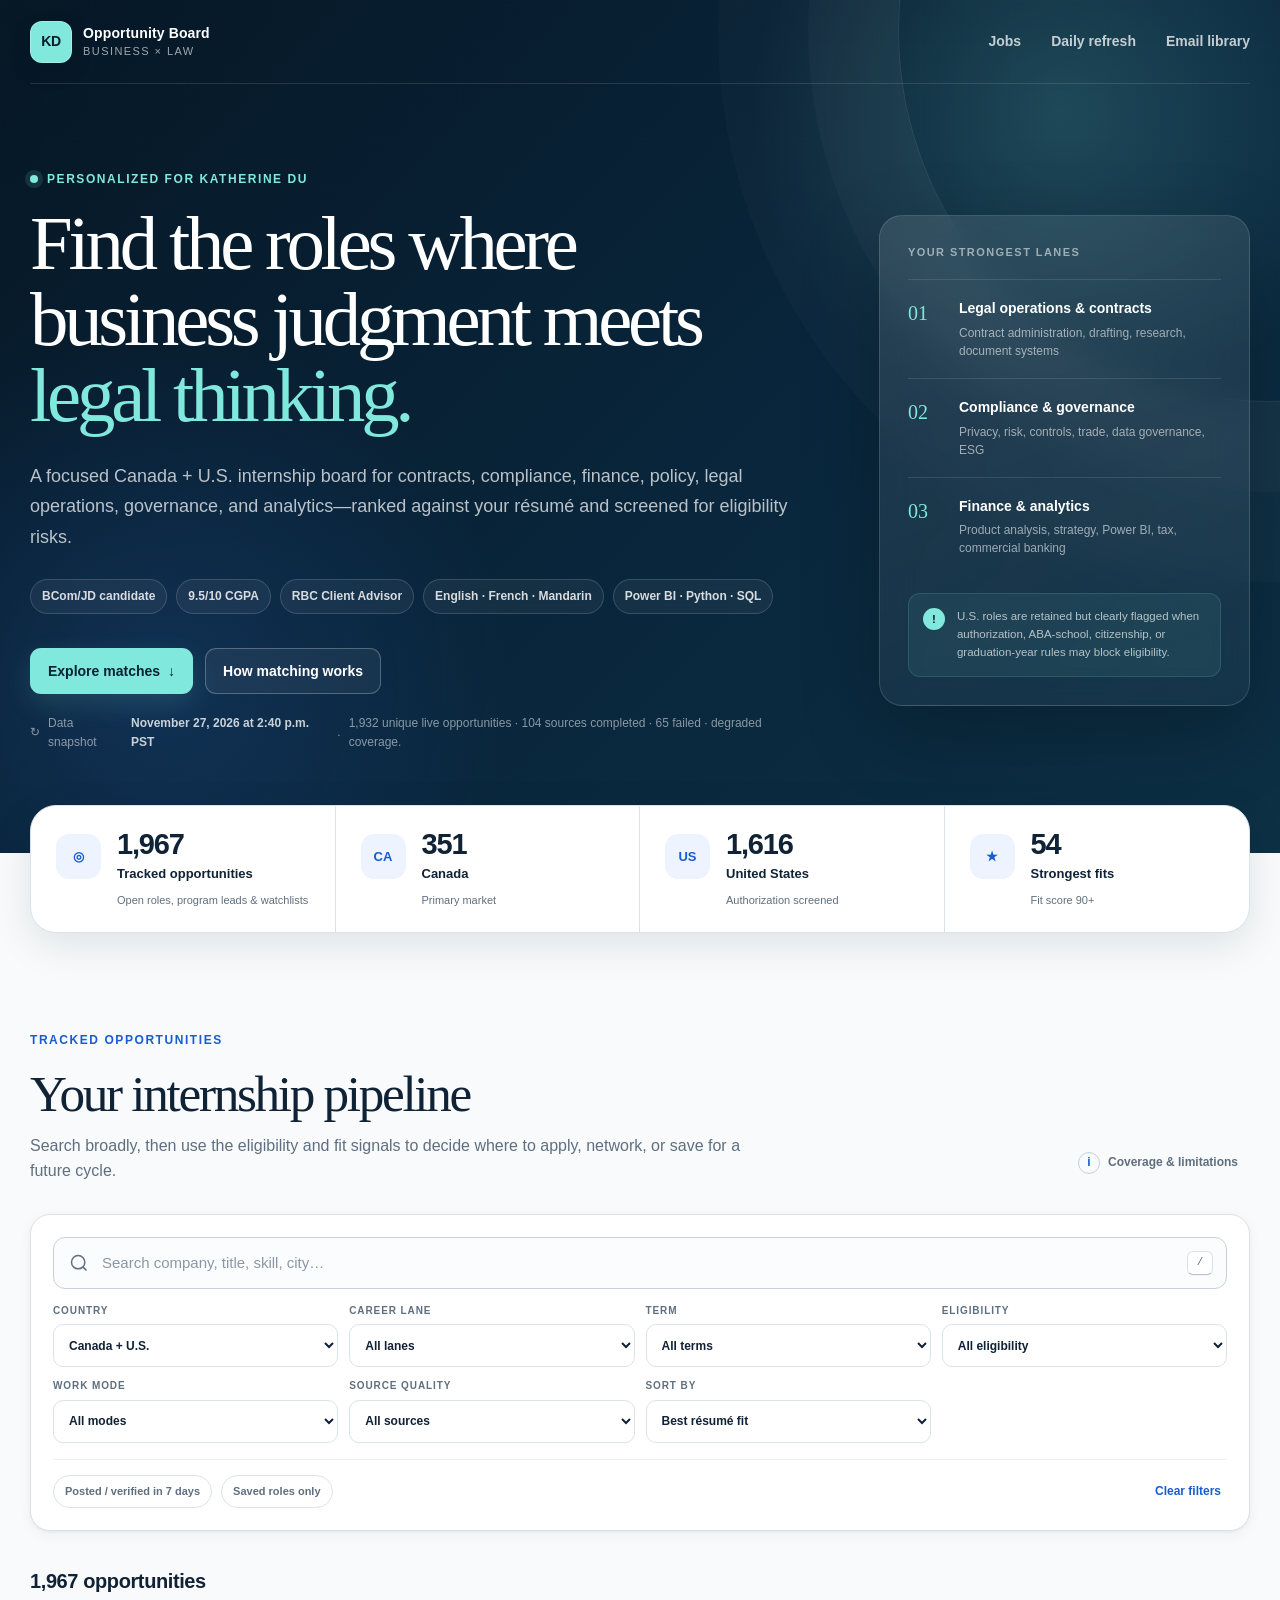
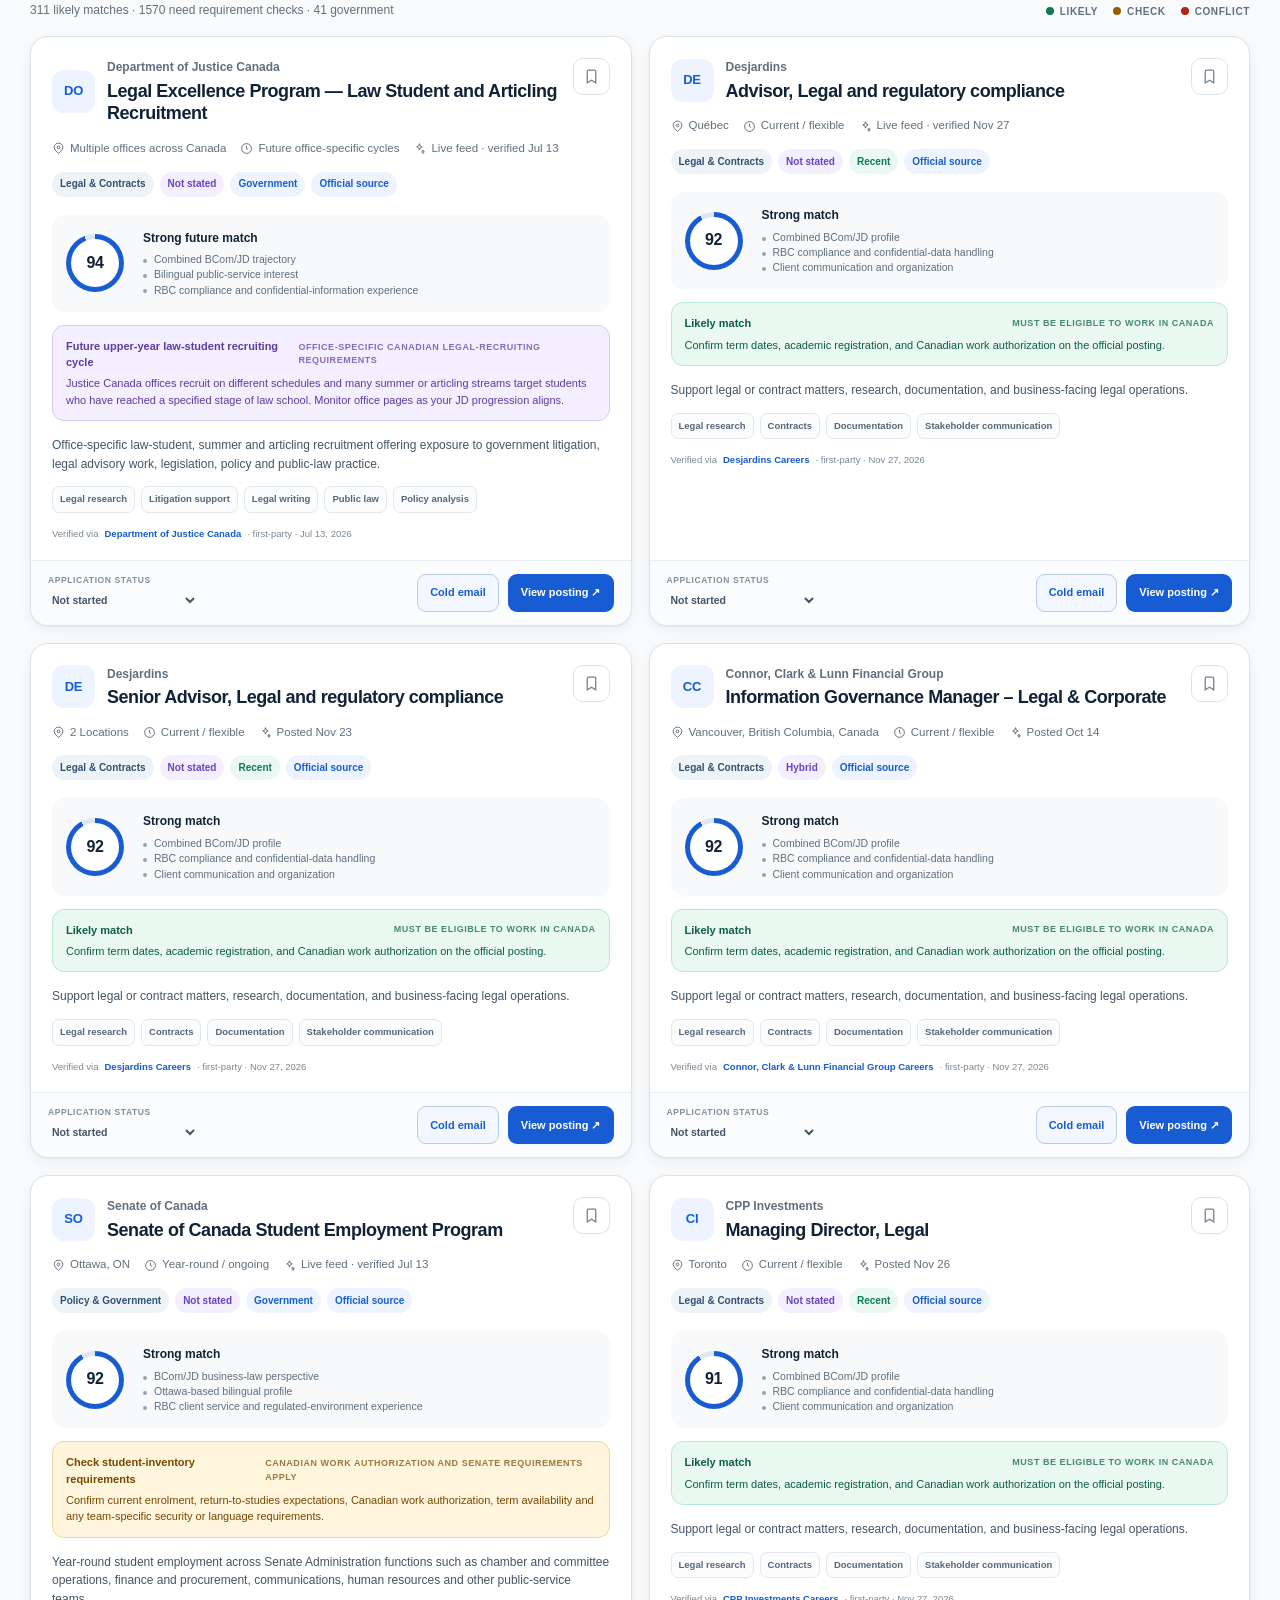
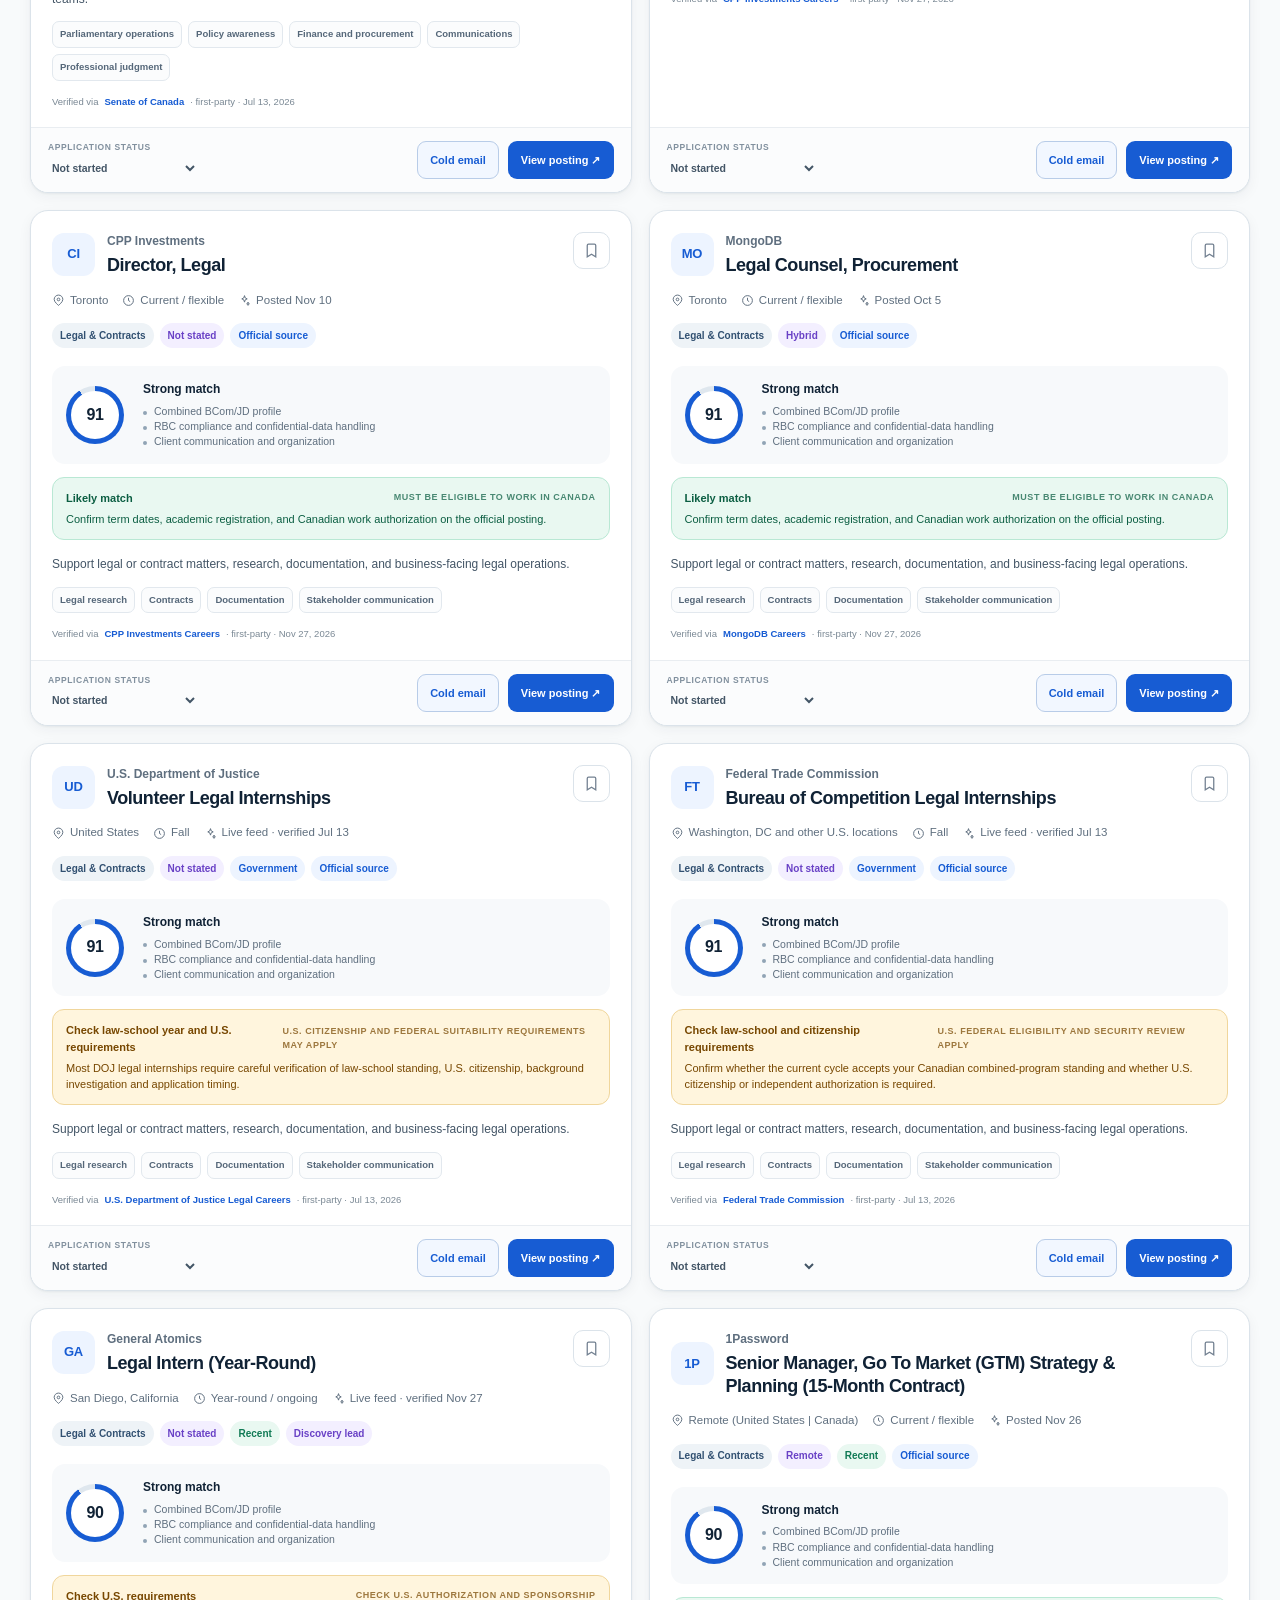
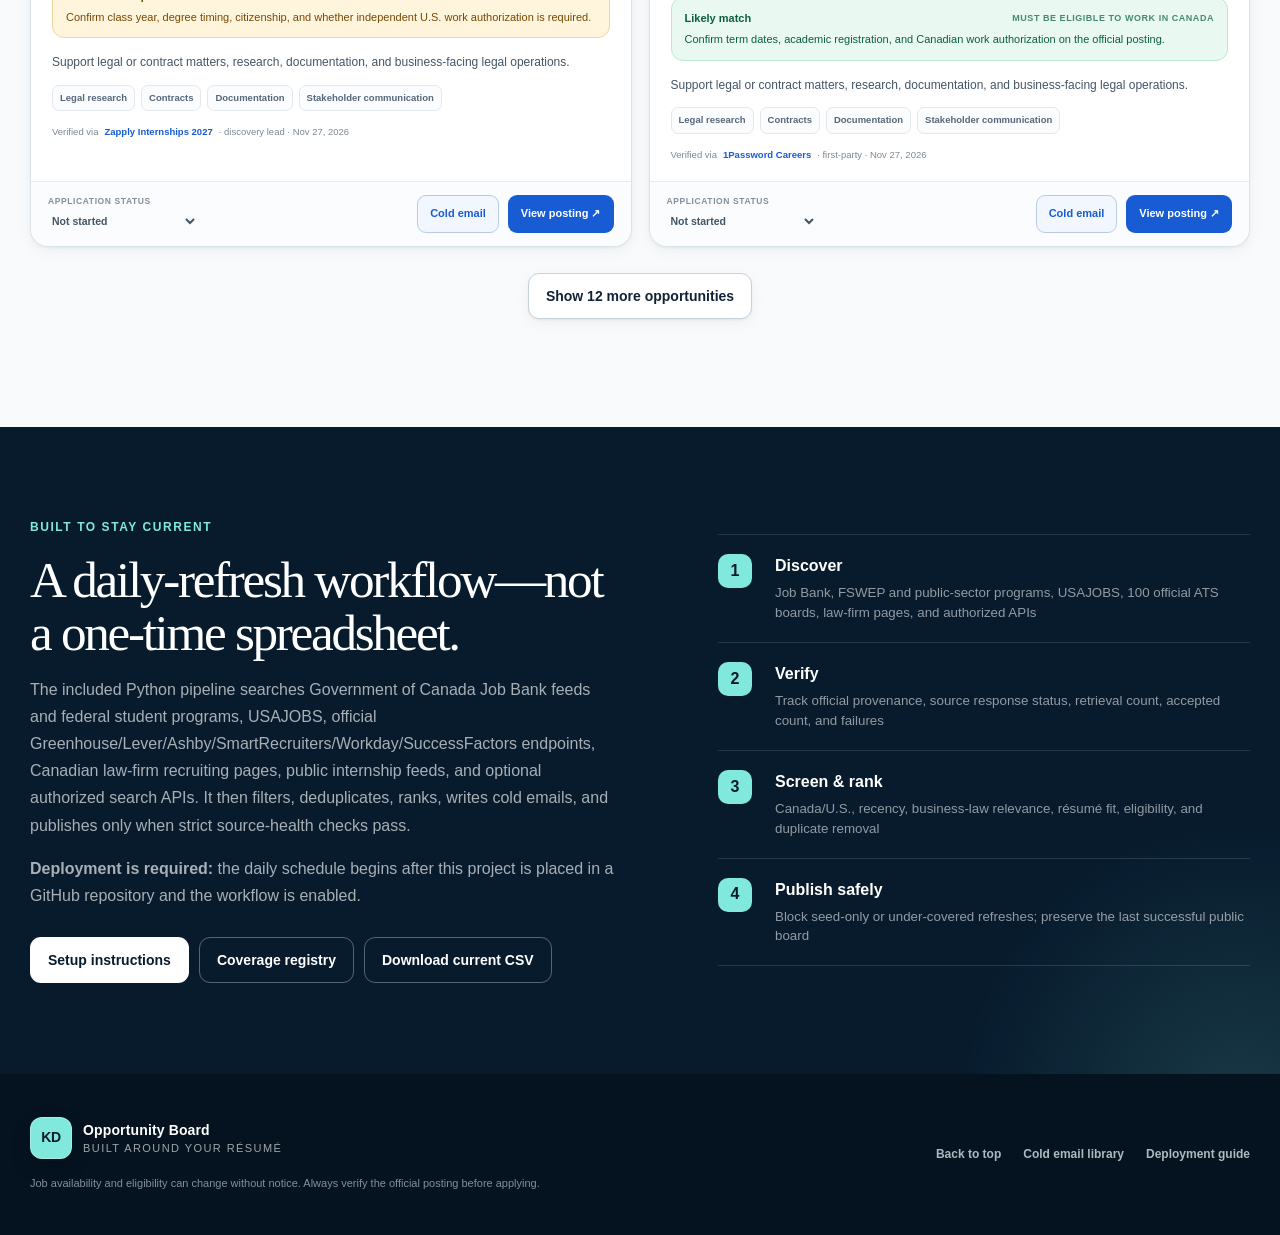
<file: index.html>
<!doctype html>
<html lang="en">
<head>
  <meta charset="utf-8">
  <meta name="viewport" content="width=device-width, initial-scale=1">
  <meta name="description" content="A personalized Canada and United States internship board for Katherine Du, focused on business, law, compliance, finance, policy, contracts, and analytics.">
  <meta name="theme-color" content="#0b1f33">
  <title>Katherine Du · Business + Law Internship Board</title>
  <link rel="stylesheet" href="styles.css">
</head>
<body>
  <a class="skip-link" href="#jobResults">Skip to job results</a>

  <header class="hero" id="top">
    <nav class="nav-shell" aria-label="Primary navigation">
      <a class="brand" href="#top" aria-label="Katherine Du internship board home">
        <span class="brand-mark" aria-hidden="true">KD</span>
        <span>
          <strong>Opportunity Board</strong>
          <small>Business × Law</small>
        </span>
      </a>
      <div class="nav-links">
        <a href="#jobs">Jobs</a>
        <a href="#automation">Daily refresh</a>
        <a href="outreach/cold_emails.md">Email library</a>
      </div>
    </nav>

    <div class="hero-content shell">
      <div class="hero-copy">
        <p class="eyebrow"><span class="status-dot" aria-hidden="true"></span> Personalized for Katherine Du</p>
        <h1>Find the roles where <span>business judgment</span> meets <span>legal thinking.</span></h1>
        <p class="hero-lede">A focused Canada + U.S. internship board for contracts, compliance, finance, policy, legal operations, governance, and analytics—ranked against your résumé and screened for eligibility risks.</p>

        <div class="profile-strip" aria-label="Candidate profile">
          <span>BCom/JD candidate</span>
          <span>9.5/10 CGPA</span>
          <span>RBC Client Advisor</span>
          <span>English · French · Mandarin</span>
          <span>Power BI · Python · SQL</span>
        </div>

        <div class="hero-actions">
          <a class="button button-primary" href="#jobs">Explore matches <span aria-hidden="true">↓</span></a>
          <button class="button button-ghost" type="button" data-open-method>How matching works</button>
        </div>

        <p class="refresh-line">
          <span aria-hidden="true">↻</span>
          Data snapshot <strong id="heroRefreshDate">loading…</strong>. <span id="sourceHealth">Loading source health…</span>
        </p>
      </div>

      <aside class="hero-panel" aria-label="Priority search lanes">
        <div class="panel-kicker">Your strongest lanes</div>
        <ol class="lane-list">
          <li>
            <span class="lane-rank">01</span>
            <div><strong>Legal operations & contracts</strong><small>Contract administration, drafting, research, document systems</small></div>
          </li>
          <li>
            <span class="lane-rank">02</span>
            <div><strong>Compliance & governance</strong><small>Privacy, risk, controls, trade, data governance, ESG</small></div>
          </li>
          <li>
            <span class="lane-rank">03</span>
            <div><strong>Finance & analytics</strong><small>Product analysis, strategy, Power BI, tax, commercial banking</small></div>
          </li>
        </ol>
        <div class="panel-note">
          <span aria-hidden="true">!</span>
          U.S. roles are retained but clearly flagged when authorization, ABA-school, citizenship, or graduation-year rules may block eligibility.
        </div>
      </aside>
    </div>
  </header>

  <main>
    <section class="stats-section shell" aria-label="Board summary">
      <div class="stats-grid">
        <article class="stat-card">
          <div class="stat-icon" aria-hidden="true">◎</div>
          <div><strong id="statTotal">—</strong><span>Tracked opportunities</span></div>
          <small>Open roles, program leads & watchlists</small>
        </article>
        <article class="stat-card">
          <div class="stat-icon" aria-hidden="true">CA</div>
          <div><strong id="statCanada">—</strong><span>Canada</span></div>
          <small>Primary market</small>
        </article>
        <article class="stat-card">
          <div class="stat-icon" aria-hidden="true">US</div>
          <div><strong id="statUS">—</strong><span>United States</span></div>
          <small>Authorization screened</small>
        </article>
        <article class="stat-card">
          <div class="stat-icon" aria-hidden="true">★</div>
          <div><strong id="statStrong">—</strong><span>Strongest fits</span></div>
          <small>Fit score 90+</small>
        </article>
      </div>
    </section>

    <section class="jobs-section shell" id="jobs">
      <div class="section-heading">
        <div>
          <p class="eyebrow dark">Tracked opportunities</p>
          <h2>Your internship pipeline</h2>
          <p>Search broadly, then use the eligibility and fit signals to decide where to apply, network, or save for a future cycle.</p>
        </div>
        <button class="coverage-button" type="button" data-open-method>
          <span aria-hidden="true">i</span>
          Coverage & limitations
        </button>
      </div>

      <div class="controls" aria-label="Job filters">
        <div class="search-wrap">
          <svg aria-hidden="true" viewBox="0 0 24 24"><path d="m21 21-4.35-4.35m2.35-5.65a8 8 0 1 1-16 0 8 8 0 0 1 16 0Z"/></svg>
          <label class="sr-only" for="searchInput">Search jobs</label>
          <input id="searchInput" type="search" placeholder="Search company, title, skill, city…" autocomplete="off">
          <kbd aria-hidden="true">/</kbd>
        </div>

        <div class="filter-grid">
          <label>
            <span>Country</span>
            <select id="countryFilter">
              <option value="all">Canada + U.S.</option>
              <option value="Canada">Canada</option>
              <option value="United States">United States</option>
            </select>
          </label>
          <label>
            <span>Career lane</span>
            <select id="laneFilter"><option value="all">All lanes</option></select>
          </label>
          <label>
            <span>Term</span>
            <select id="termFilter"><option value="all">All terms</option></select>
          </label>
          <label>
            <span>Eligibility</span>
            <select id="eligibilityFilter">
              <option value="all">All eligibility</option>
              <option value="likely">Likely match</option>
              <option value="check">Check requirements</option>
              <option value="future">Future watchlist</option>
              <option value="conflict">Current conflict</option>
            </select>
          </label>
          <label>
            <span>Work mode</span>
            <select id="modeFilter"><option value="all">All modes</option></select>
          </label>
          <label>
            <span>Source quality</span>
            <select id="sourceFilter">
              <option value="all">All sources</option>
              <option value="government">Government programs & jobs</option>
              <option value="official">Official sources only</option>
              <option value="discovery">Discovery leads</option>
            </select>
          </label>
          <label>
            <span>Sort by</span>
            <select id="sortFilter">
              <option value="fit">Best résumé fit</option>
              <option value="newest">Newest first</option>
              <option value="deadline">Deadline first</option>
              <option value="company">Company A–Z</option>
            </select>
          </label>
        </div>

        <div class="control-footer">
          <div class="quick-toggles">
            <label class="toggle-pill"><input id="recentOnly" type="checkbox"><span>Posted / verified in 7 days</span></label>
            <label class="toggle-pill"><input id="savedOnly" type="checkbox"><span>Saved roles only</span></label>
          </div>
          <button class="text-button" id="clearFilters" type="button">Clear filters</button>
        </div>
      </div>

      <div class="results-toolbar" id="jobResults" tabindex="-1">
        <div>
          <h3><span id="resultCount">0</span> opportunities</h3>
          <p id="resultSummary" aria-live="polite">Loading your board…</p>
        </div>
        <div class="legend" aria-label="Eligibility legend">
          <span><i class="legend-dot likely"></i>Likely</span>
          <span><i class="legend-dot check"></i>Check</span>
          <span><i class="legend-dot conflict"></i>Conflict</span>
        </div>
      </div>

      <div class="job-grid" id="jobGrid" aria-live="polite"></div>

      <div class="empty-state" id="emptyState" hidden>
        <div aria-hidden="true">⌕</div>
        <h3>No roles match those filters</h3>
        <p>Try broadening the location, eligibility, or career-lane filters.</p>
        <button class="button button-secondary" type="button" id="emptyClear">Reset filters</button>
      </div>

      <div class="load-more-wrap">
        <button class="button button-secondary" id="loadMore" type="button">Show more opportunities</button>
      </div>
    </section>

    <section class="automation-section" id="automation">
      <div class="shell automation-grid">
        <div class="automation-copy">
          <p class="eyebrow">Built to stay current</p>
          <h2>A daily-refresh workflow—not a one-time spreadsheet.</h2>
          <p>The included Python pipeline searches Government of Canada Job Bank feeds and federal student programs, USAJOBS, official Greenhouse/Lever/Ashby/SmartRecruiters/Workday/SuccessFactors endpoints, Canadian law-firm recruiting pages, public internship feeds, and optional authorized search APIs. It then filters, deduplicates, ranks, writes cold emails, and publishes only when strict source-health checks pass.</p>
          <p><strong>Deployment is required:</strong> the daily schedule begins after this project is placed in a GitHub repository and the workflow is enabled.</p>
          <div class="automation-actions">
            <a class="button button-light" href="README.md">Setup instructions</a>
            <a class="button button-outline-light" href="SOURCES.md">Coverage registry</a>
            <a class="button button-outline-light" href="data/jobs.csv">Download current CSV</a>
          </div>
        </div>

        <ol class="workflow" aria-label="Daily update workflow">
          <li><span>1</span><div><strong>Discover</strong><small>Job Bank, FSWEP and public-sector programs, USAJOBS, 100 official ATS boards, law-firm pages, and authorized APIs</small></div></li>
          <li><span>2</span><div><strong>Verify</strong><small>Track official provenance, source response status, retrieval count, accepted count, and failures</small></div></li>
          <li><span>3</span><div><strong>Screen & rank</strong><small>Canada/U.S., recency, business-law relevance, résumé fit, eligibility, and duplicate removal</small></div></li>
          <li><span>4</span><div><strong>Publish safely</strong><small>Block seed-only or under-covered refreshes; preserve the last successful public board</small></div></li>
        </ol>
      </div>
    </section>
  </main>

  <footer class="footer">
    <div class="shell footer-grid">
      <div>
        <div class="brand footer-brand"><span class="brand-mark">KD</span><span><strong>Opportunity Board</strong><small>Built around your résumé</small></span></div>
        <p>Job availability and eligibility can change without notice. Always verify the official posting before applying.</p>
      </div>
      <div class="footer-links">
        <a href="#top">Back to top</a>
        <a href="outreach/cold_emails.md">Cold email library</a>
        <a href="README.md">Deployment guide</a>
      </div>
    </div>
  </footer>

  <dialog class="modal" id="emailDialog" aria-labelledby="emailTitle">
    <div class="modal-card">
      <button class="modal-close" type="button" data-close-dialog aria-label="Close email dialog">×</button>
      <p class="modal-eyebrow">Ready-to-personalize outreach</p>
      <h2 id="emailTitle">Cold email</h2>
      <p class="modal-context" id="emailContext"></p>
      <label>
        <span>Subject</span>
        <input id="emailSubject" type="text">
      </label>
      <label>
        <span>Email</span>
        <textarea id="emailBody" rows="16"></textarea>
      </label>
      <div class="modal-actions">
        <button class="button button-primary" id="copyEmail" type="button">Copy subject + email</button>
        <a class="button button-secondary" id="openMail" href="#">Open in email app</a>
      </div>
      <p class="modal-tip">Best practice: replace <code>[Name]</code>, reference one specific team detail, and contact a person—not a generic inbox—when possible.</p>
    </div>
  </dialog>

  <dialog class="modal" id="methodDialog" aria-labelledby="methodTitle">
    <div class="modal-card method-card">
      <button class="modal-close" type="button" data-close-dialog aria-label="Close methodology dialog">×</button>
      <p class="modal-eyebrow">Coverage & methodology</p>
      <h2 id="methodTitle">What this board does—and does not claim</h2>
      <div class="method-grid">
        <section>
          <h3>Résumé matching</h3>
          <p>Scores emphasize your combined commerce-law program, RBC client and compliance work, 9.5/10 CGPA, trilingual communication, and analytics toolkit.</p>
        </section>
        <section>
          <h3>Eligibility screening</h3>
          <p>Class year, U.S. authorization, citizenship, ABA-school, Canadian work eligibility, co-op registration, and term-length issues are surfaced rather than hidden.</p>
        </section>
        <section>
          <h3>Daily discovery</h3>
          <p>The deployed workflow checks Government of Canada Job Bank searches and student programs, provincial and parliamentary programs, U.S. federal sources, official employer ATS endpoints, Canadian law-firm recruiting pages, public feeds, and credentialed search APIs. Each source is logged as success, empty, skipped, or error.</p>
        </section>
        <section>
          <h3>Fail-visible publication</h3>
          <p>Curated records are not counted as live discovery. A refresh is blocked when Job Bank produces no relevant result, too few source families complete, or too few unique live opportunities survive screening.</p>
        </section>
        <section>
          <h3>Important limitation</h3>
          <p>No system can guarantee every job posted across the internet. The project avoids prohibited scraping, labels aggregator records as discovery leads, and provides auditable source-health files rather than claiming universal coverage.</p>
        </section>
      </div>
      <button class="button button-primary" type="button" data-close-dialog>Got it</button>
    </div>
  </dialog>

  <div class="toast" id="toast" role="status" aria-live="polite"></div>

  <script src="data/jobs.js"></script>
  <script src="app.js"></script>
</body>
</html>
</file>
<file: styles.css>
:root {
  --ink: #102235;
  --muted: #5f6f7f;
  --navy: #071b2d;
  --navy-2: #0d2d45;
  --blue: #175cd3;
  --blue-dark: #104aa8;
  --aqua: #80e8dc;
  --cream: #f7f5ef;
  --paper: #ffffff;
  --line: #dbe3ea;
  --line-dark: #c6d1dc;
  --green: #107a55;
  --green-soft: #e9f8f1;
  --amber: #9a5b00;
  --amber-soft: #fff5dd;
  --red: #b42318;
  --red-soft: #fff0ee;
  --purple: #6941c6;
  --purple-soft: #f3efff;
  --shadow-sm: 0 1px 2px rgba(16, 34, 53, .05), 0 4px 14px rgba(16, 34, 53, .05);
  --shadow-md: 0 12px 40px rgba(7, 27, 45, .10);
  --shadow-lg: 0 28px 90px rgba(2, 17, 30, .22);
  --radius-sm: 10px;
  --radius: 16px;
  --radius-lg: 26px;
  --shell: 1220px;
}

* { box-sizing: border-box; }
html { scroll-behavior: smooth; }
body {
  margin: 0;
  color: var(--ink);
  background: #f8fafb;
  font-family: Inter, ui-sans-serif, -apple-system, BlinkMacSystemFont, "Segoe UI", sans-serif;
  line-height: 1.55;
  -webkit-font-smoothing: antialiased;
}
button, input, select, textarea { font: inherit; }
a { color: inherit; }
button, a { -webkit-tap-highlight-color: transparent; }

.shell {
  width: min(calc(100% - 40px), var(--shell));
  margin-inline: auto;
}

.sr-only {
  position: absolute !important;
  width: 1px !important;
  height: 1px !important;
  padding: 0 !important;
  margin: -1px !important;
  overflow: hidden !important;
  clip: rect(0, 0, 0, 0) !important;
  white-space: nowrap !important;
  border: 0 !important;
}

.skip-link {
  position: fixed;
  left: 16px;
  top: 12px;
  z-index: 1000;
  padding: 10px 14px;
  border-radius: 8px;
  color: #fff;
  background: var(--blue);
  transform: translateY(-160%);
  transition: transform .2s ease;
}
.skip-link:focus { transform: translateY(0); }

.hero {
  position: relative;
  overflow: hidden;
  min-height: 700px;
  color: #fff;
  background:
    radial-gradient(circle at 83% 13%, rgba(128, 232, 220, .18), transparent 24%),
    radial-gradient(circle at 12% 80%, rgba(47, 105, 196, .22), transparent 27%),
    linear-gradient(135deg, #061725 0%, #09263c 57%, #0d3045 100%);
}
.hero::before,
.hero::after {
  content: "";
  position: absolute;
  pointer-events: none;
}
.hero::before {
  width: 740px;
  height: 740px;
  right: -360px;
  top: -340px;
  border: 1px solid rgba(255, 255, 255, .10);
  border-radius: 50%;
  box-shadow: 0 0 0 90px rgba(255,255,255,.025), 0 0 0 180px rgba(255,255,255,.018);
}
.hero::after {
  inset: 0;
  opacity: .22;
  background-image: linear-gradient(rgba(255,255,255,.028) 1px, transparent 1px), linear-gradient(90deg, rgba(255,255,255,.028) 1px, transparent 1px);
  background-size: 46px 46px;
  mask-image: linear-gradient(to bottom, #000 0, transparent 78%);
}

.nav-shell {
  position: relative;
  z-index: 2;
  width: min(calc(100% - 40px), var(--shell));
  min-height: 84px;
  margin-inline: auto;
  display: flex;
  align-items: center;
  justify-content: space-between;
  border-bottom: 1px solid rgba(255,255,255,.12);
}
.brand {
  display: inline-flex;
  gap: 11px;
  align-items: center;
  color: inherit;
  text-decoration: none;
}
.brand-mark {
  width: 42px;
  height: 42px;
  display: grid;
  place-items: center;
  border: 1px solid rgba(255,255,255,.26);
  border-radius: 12px;
  color: var(--navy);
  background: var(--aqua);
  font-size: 14px;
  font-weight: 850;
  letter-spacing: -.02em;
  box-shadow: 0 8px 22px rgba(0,0,0,.12);
}
.brand > span:last-child { display: grid; line-height: 1.2; }
.brand strong { font-size: 14px; letter-spacing: .01em; }
.brand small { margin-top: 3px; color: rgba(255,255,255,.62); font-size: 11px; text-transform: uppercase; letter-spacing: .13em; }
.nav-links { display: flex; gap: 30px; }
.nav-links a {
  color: rgba(255,255,255,.75);
  text-decoration: none;
  font-size: 14px;
  font-weight: 650;
  transition: color .18s ease;
}
.nav-links a:hover, .nav-links a:focus-visible { color: #fff; }

.hero-content {
  position: relative;
  z-index: 1;
  display: grid;
  grid-template-columns: minmax(0, 1.5fr) minmax(330px, .72fr);
  gap: 76px;
  align-items: center;
  padding-block: 86px 102px;
}
.eyebrow {
  display: flex;
  align-items: center;
  gap: 9px;
  margin: 0 0 17px;
  color: var(--aqua);
  font-size: 12px;
  font-weight: 800;
  letter-spacing: .13em;
  text-transform: uppercase;
}
.eyebrow.dark { color: var(--blue); }
.status-dot {
  width: 8px;
  height: 8px;
  border-radius: 50%;
  background: var(--aqua);
  box-shadow: 0 0 0 5px rgba(128,232,220,.12);
}
.hero h1 {
  max-width: 800px;
  margin: 0;
  font-family: Georgia, "Times New Roman", serif;
  font-size: clamp(50px, 6vw, 79px);
  line-height: .99;
  font-weight: 500;
  letter-spacing: -.055em;
}
.hero h1 span:first-child { color: #fff; }
.hero h1 span:last-child { color: var(--aqua); }
.hero-lede {
  max-width: 760px;
  margin: 27px 0 0;
  color: rgba(255,255,255,.72);
  font-size: 18px;
  line-height: 1.7;
}
.profile-strip {
  display: flex;
  flex-wrap: wrap;
  gap: 9px;
  margin-top: 27px;
}
.profile-strip span {
  padding: 7px 11px;
  border: 1px solid rgba(255,255,255,.15);
  border-radius: 999px;
  color: rgba(255,255,255,.83);
  background: rgba(255,255,255,.055);
  font-size: 12px;
  font-weight: 650;
  backdrop-filter: blur(8px);
}
.hero-actions { display: flex; flex-wrap: wrap; gap: 12px; margin-top: 34px; }
.button {
  display: inline-flex;
  align-items: center;
  justify-content: center;
  gap: 8px;
  min-height: 46px;
  padding: 0 17px;
  border: 1px solid transparent;
  border-radius: 11px;
  cursor: pointer;
  text-decoration: none;
  font-weight: 750;
  font-size: 14px;
  line-height: 1;
  transition: transform .16s ease, background .16s ease, border-color .16s ease, box-shadow .16s ease;
}
.button:hover { transform: translateY(-1px); }
.button:focus-visible, input:focus-visible, select:focus-visible, textarea:focus-visible, .save-button:focus-visible, .coverage-button:focus-visible, .text-button:focus-visible {
  outline: 3px solid rgba(23, 92, 211, .24);
  outline-offset: 2px;
}
.button-primary { color: #062136; background: var(--aqua); box-shadow: 0 10px 28px rgba(128,232,220,.14); }
.button-primary:hover { background: #a2f2e9; }
.button-ghost { color: #fff; border-color: rgba(255,255,255,.25); background: rgba(255,255,255,.055); }
.button-ghost:hover { border-color: rgba(255,255,255,.45); background: rgba(255,255,255,.10); }
.button-secondary { color: var(--ink); border-color: var(--line-dark); background: #fff; box-shadow: var(--shadow-sm); }
.button-secondary:hover { border-color: #aebdc9; background: #f9fbfc; }
.button-light { color: var(--navy); background: #fff; }
.button-outline-light { color: #fff; border-color: rgba(255,255,255,.32); background: transparent; }
.button-outline-light:hover { background: rgba(255,255,255,.08); }
.refresh-line {
  display: flex;
  align-items: center;
  gap: 8px;
  margin: 20px 0 0;
  color: rgba(255,255,255,.52);
  font-size: 12px;
}
.refresh-line strong { color: rgba(255,255,255,.78); }

.hero-panel {
  padding: 28px;
  border: 1px solid rgba(255,255,255,.14);
  border-radius: 23px;
  background: linear-gradient(160deg, rgba(255,255,255,.105), rgba(255,255,255,.035));
  box-shadow: 0 26px 80px rgba(0,0,0,.24);
  backdrop-filter: blur(18px);
}
.panel-kicker {
  margin-bottom: 18px;
  color: rgba(255,255,255,.55);
  font-size: 11px;
  font-weight: 800;
  letter-spacing: .13em;
  text-transform: uppercase;
}
.lane-list { margin: 0; padding: 0; list-style: none; }
.lane-list li {
  display: grid;
  grid-template-columns: 38px 1fr;
  gap: 13px;
  padding: 18px 0;
  border-top: 1px solid rgba(255,255,255,.11);
}
.lane-rank { color: var(--aqua); font-family: Georgia, serif; font-size: 20px; }
.lane-list strong { display: block; font-size: 14px; }
.lane-list small { display: block; margin-top: 4px; color: rgba(255,255,255,.58); font-size: 12px; line-height: 1.5; }
.panel-note {
  display: grid;
  grid-template-columns: 24px 1fr;
  gap: 10px;
  margin-top: 18px;
  padding: 14px;
  border: 1px solid rgba(128,232,220,.15);
  border-radius: 12px;
  color: rgba(255,255,255,.68);
  background: rgba(128,232,220,.07);
  font-size: 11.5px;
  line-height: 1.55;
}
.panel-note > span {
  width: 22px;
  height: 22px;
  display: grid;
  place-items: center;
  border-radius: 50%;
  color: var(--navy);
  background: var(--aqua);
  font-weight: 900;
}

.stats-section { position: relative; z-index: 3; margin-top: -48px; }
.stats-grid {
  display: grid;
  grid-template-columns: repeat(4, 1fr);
  overflow: hidden;
  border: 1px solid var(--line);
  border-radius: var(--radius-lg);
  background: var(--paper);
  box-shadow: var(--shadow-md);
}
.stat-card {
  position: relative;
  display: grid;
  grid-template-columns: 48px 1fr;
  gap: 13px;
  align-items: center;
  min-height: 126px;
  padding: 23px 25px;
  border-right: 1px solid var(--line);
}
.stat-card:last-child { border-right: 0; }
.stat-icon {
  width: 45px;
  height: 45px;
  display: grid;
  place-items: center;
  border-radius: 13px;
  color: var(--blue);
  background: #edf4ff;
  font-size: 13px;
  font-weight: 850;
}
.stat-card strong { display: block; font-size: 29px; line-height: 1; letter-spacing: -.04em; }
.stat-card span { display: block; margin-top: 5px; font-weight: 750; font-size: 13px; }
.stat-card small { grid-column: 2; margin-top: -6px; color: var(--muted); font-size: 11px; }

.jobs-section { padding-block: 98px 108px; }
.section-heading {
  display: flex;
  align-items: end;
  justify-content: space-between;
  gap: 40px;
  margin-bottom: 30px;
}
.section-heading h2,
.automation-copy h2 {
  margin: 0;
  font-family: Georgia, "Times New Roman", serif;
  font-size: clamp(36px, 4vw, 52px);
  line-height: 1.04;
  font-weight: 500;
  letter-spacing: -.045em;
}
.section-heading > div > p:last-child { max-width: 720px; margin: 14px 0 0; color: var(--muted); }
.coverage-button {
  flex: 0 0 auto;
  display: inline-flex;
  align-items: center;
  gap: 8px;
  padding: 10px 12px;
  border: 0;
  color: var(--muted);
  background: transparent;
  cursor: pointer;
  font-size: 12px;
  font-weight: 700;
}
.coverage-button span {
  width: 22px;
  height: 22px;
  display: grid;
  place-items: center;
  border: 1px solid var(--line-dark);
  border-radius: 50%;
  color: var(--blue);
}
.coverage-button:hover { color: var(--ink); }

.controls {
  position: relative;
  z-index: 5;
  padding: 22px;
  border: 1px solid var(--line);
  border-radius: 20px;
  background: #fff;
  box-shadow: var(--shadow-sm);
}
.search-wrap {
  position: relative;
  display: flex;
  align-items: center;
}
.search-wrap svg {
  position: absolute;
  left: 16px;
  width: 20px;
  height: 20px;
  fill: none;
  stroke: var(--muted);
  stroke-width: 1.8;
  pointer-events: none;
}
.search-wrap input {
  width: 100%;
  min-height: 52px;
  padding: 0 55px 0 48px;
  border: 1px solid var(--line-dark);
  border-radius: 12px;
  color: var(--ink);
  background: #fbfcfd;
  font-size: 15px;
}
.search-wrap input::placeholder { color: #8b98a4; }
.search-wrap kbd {
  position: absolute;
  right: 14px;
  min-width: 26px;
  height: 24px;
  display: grid;
  place-items: center;
  border: 1px solid var(--line);
  border-bottom-color: #b6c2cd;
  border-radius: 6px;
  color: var(--muted);
  background: #fff;
  font-size: 11px;
  box-shadow: 0 1px 0 rgba(0,0,0,.04);
}
.filter-grid {
  display: grid;
  grid-template-columns: repeat(4, minmax(0, 1fr));
  gap: 11px;
  margin-top: 14px;
}
.filter-grid label, .modal-card label { display: grid; gap: 6px; }
.filter-grid label > span, .modal-card label > span {
  color: var(--muted);
  font-size: 10px;
  font-weight: 800;
  letter-spacing: .09em;
  text-transform: uppercase;
}
.filter-grid select {
  width: 100%;
  min-height: 43px;
  padding: 0 34px 0 11px;
  border: 1px solid var(--line);
  border-radius: 10px;
  color: var(--ink);
  background-color: #fff;
  font-size: 12px;
  font-weight: 650;
}
.control-footer {
  display: flex;
  justify-content: space-between;
  gap: 20px;
  align-items: center;
  margin-top: 16px;
  padding-top: 15px;
  border-top: 1px solid #edf0f3;
}
.quick-toggles { display: flex; flex-wrap: wrap; gap: 9px; }
.toggle-pill {
  position: relative;
  display: inline-flex;
  align-items: center;
  cursor: pointer;
}
.toggle-pill input {
  position: absolute;
  opacity: 0;
  pointer-events: none;
}
.toggle-pill span {
  display: inline-flex;
  align-items: center;
  min-height: 33px;
  padding: 0 11px;
  border: 1px solid var(--line);
  border-radius: 999px;
  color: var(--muted);
  background: #fff;
  font-size: 11px;
  font-weight: 700;
  transition: .15s ease;
}
.toggle-pill input:checked + span { color: var(--blue); border-color: #9bb9eb; background: #edf4ff; }
.toggle-pill input:focus-visible + span { outline: 3px solid rgba(23,92,211,.22); outline-offset: 2px; }
.text-button { padding: 6px; border: 0; color: var(--blue); background: transparent; cursor: pointer; font-size: 12px; font-weight: 750; }
.text-button:hover { text-decoration: underline; }

.results-toolbar {
  display: flex;
  align-items: end;
  justify-content: space-between;
  gap: 20px;
  margin: 35px 0 17px;
}
.results-toolbar h3 { margin: 0; font-size: 20px; letter-spacing: -.02em; }
.results-toolbar p { margin: 4px 0 0; color: var(--muted); font-size: 12px; }
.legend { display: flex; gap: 15px; color: var(--muted); font-size: 10px; font-weight: 700; text-transform: uppercase; letter-spacing: .06em; }
.legend span { display: inline-flex; align-items: center; gap: 6px; }
.legend-dot { width: 8px; height: 8px; border-radius: 50%; }
.legend-dot.likely { background: var(--green); }
.legend-dot.check { background: var(--amber); }
.legend-dot.conflict { background: var(--red); }

.job-grid { display: grid; grid-template-columns: repeat(2, minmax(0, 1fr)); gap: 17px; }
.job-card {
  position: relative;
  min-width: 0;
  display: flex;
  flex-direction: column;
  border: 1px solid var(--line);
  border-radius: 18px;
  background: #fff;
  box-shadow: var(--shadow-sm);
  transition: border-color .16s ease, box-shadow .16s ease, transform .16s ease;
}
.job-card:hover { transform: translateY(-2px); border-color: #bbc9d5; box-shadow: 0 14px 34px rgba(16,34,53,.09); }
.job-card.is-saved { border-color: #8bb0ea; box-shadow: 0 0 0 2px rgba(23,92,211,.07), var(--shadow-sm); }
.job-card-main { flex: 1; padding: 21px 21px 18px; }
.card-top { display: flex; align-items: flex-start; justify-content: space-between; gap: 14px; }
.company-lockup { display: flex; min-width: 0; gap: 12px; align-items: center; }
.company-mark {
  flex: 0 0 auto;
  width: 43px;
  height: 43px;
  display: grid;
  place-items: center;
  border-radius: 12px;
  color: var(--blue);
  background: #edf4ff;
  font-size: 13px;
  font-weight: 850;
  letter-spacing: -.02em;
}
.company-lockup > div { min-width: 0; }
.company-name { overflow: hidden; text-overflow: ellipsis; white-space: nowrap; color: var(--muted); font-size: 12px; font-weight: 750; }
.job-title { margin: 3px 0 0; font-size: 18px; line-height: 1.25; letter-spacing: -.025em; }
.save-button {
  flex: 0 0 auto;
  width: 37px;
  height: 37px;
  display: grid;
  place-items: center;
  border: 1px solid var(--line);
  border-radius: 10px;
  color: #738191;
  background: #fff;
  cursor: pointer;
  transition: .15s ease;
}
.save-button svg { width: 17px; height: 17px; fill: none; stroke: currentColor; stroke-width: 1.8; }
.save-button:hover { color: var(--blue); border-color: #a9bee1; background: #f4f8ff; }
.save-button.active { color: #fff; border-color: var(--blue); background: var(--blue); }
.save-button.active svg { fill: currentColor; }
.meta-row { display: flex; flex-wrap: wrap; gap: 7px 14px; margin-top: 15px; color: var(--muted); font-size: 11.5px; }
.meta-row span { display: inline-flex; align-items: center; gap: 5px; }
.meta-row svg { width: 13px; height: 13px; fill: none; stroke: currentColor; stroke-width: 1.8; }
.badge-row { display: flex; flex-wrap: wrap; gap: 6px; margin-top: 14px; }
.badge {
  display: inline-flex;
  align-items: center;
  gap: 5px;
  min-height: 25px;
  padding: 0 8px;
  border-radius: 999px;
  font-size: 10px;
  font-weight: 780;
  line-height: 1;
}
.badge-lane { color: #315071; background: #eef3f7; }
.badge-new { color: var(--green); background: var(--green-soft); }
.badge-official { color: var(--blue); background: #edf4ff; }
.badge-mode { color: var(--purple); background: var(--purple-soft); }
.fit-block {
  display: grid;
  grid-template-columns: 62px 1fr;
  gap: 15px;
  align-items: center;
  margin-top: 18px;
  padding: 14px;
  border-radius: 13px;
  background: #f7f9fb;
}
.fit-score {
  width: 58px;
  height: 58px;
  display: grid;
  place-items: center;
  border-radius: 50%;
  background: conic-gradient(var(--blue) calc(var(--score) * 1%), #dfe7ee 0);
  position: relative;
}
.fit-score::before { content: ""; position: absolute; inset: 5px; border-radius: 50%; background: #fff; }
.fit-score strong { position: relative; z-index: 1; font-size: 16px; letter-spacing: -.03em; }
.fit-copy strong { display: block; font-size: 12px; }
.fit-copy ul { margin: 5px 0 0; padding: 0; list-style: none; }
.fit-copy li { position: relative; padding-left: 11px; color: var(--muted); font-size: 10.5px; line-height: 1.45; }
.fit-copy li::before { content: ""; position: absolute; left: 0; top: .65em; width: 4px; height: 4px; border-radius: 50%; background: #91a4b5; }
.eligibility-box {
  margin-top: 13px;
  padding: 12px 13px;
  border: 1px solid transparent;
  border-radius: 12px;
  font-size: 11px;
  line-height: 1.48;
}
.eligibility-box.likely { color: #0b5e42; border-color: #b9e8d4; background: var(--green-soft); }
.eligibility-box.check { color: #774700; border-color: #f0d69c; background: var(--amber-soft); }
.eligibility-box.conflict { color: #8d1d14; border-color: #f1c5c0; background: var(--red-soft); }
.eligibility-box.future { color: #5e3aa1; border-color: #d8c9f4; background: var(--purple-soft); }
.eligibility-head { display: flex; align-items: center; justify-content: space-between; gap: 10px; margin-bottom: 5px; }
.eligibility-head strong { font-size: 11px; }
.eligibility-head span { font-size: 9px; font-weight: 800; letter-spacing: .06em; text-transform: uppercase; opacity: .72; }
.eligibility-box p { margin: 0; }
.role-summary { margin: 15px 0 0; color: #435566; font-size: 12px; line-height: 1.55; }
.skill-row { display: flex; flex-wrap: wrap; gap: 6px; margin-top: 13px; }
.skill-row span { padding: 5px 7px; border: 1px solid #e2e8ee; border-radius: 7px; color: #556779; background: #fbfcfd; font-size: 9.5px; font-weight: 650; }
.source-line {
  display: flex;
  gap: 6px;
  align-items: center;
  margin-top: 14px;
  color: #7a8894;
  font-size: 9.5px;
}
.source-line a { color: var(--blue); text-decoration: none; font-weight: 700; }
.source-line a:hover { text-decoration: underline; }
.card-footer {
  display: flex;
  align-items: center;
  gap: 9px;
  padding: 13px 17px;
  border-top: 1px solid #e9edf1;
  background: #fbfcfd;
  border-radius: 0 0 18px 18px;
}
.status-wrap { flex: 1; min-width: 0; }
.status-wrap label { display: block; color: #81909e; font-size: 8.5px; font-weight: 800; letter-spacing: .07em; text-transform: uppercase; }
.status-wrap select {
  width: 100%;
  max-width: 150px;
  padding: 2px 20px 2px 0;
  border: 0;
  color: #435566;
  background: transparent;
  font-size: 10.5px;
  font-weight: 700;
}
.card-action {
  min-height: 38px;
  padding-inline: 12px;
  border-radius: 9px;
  font-size: 11px;
}
.email-action { color: var(--blue); border-color: #b8cce8; background: #f2f7ff; }
.apply-action { color: #fff; background: var(--blue); }
.apply-action:hover { background: var(--blue-dark); }

.empty-state {
  padding: 72px 20px;
  text-align: center;
  border: 1px dashed var(--line-dark);
  border-radius: 18px;
  background: #fff;
}
.empty-state > div { font-size: 42px; color: #9badbb; }
.empty-state h3 { margin: 8px 0 5px; }
.empty-state p { margin: 0 0 20px; color: var(--muted); }
.load-more-wrap { display: flex; justify-content: center; margin-top: 26px; }

.automation-section {
  position: relative;
  overflow: hidden;
  color: #fff;
  background: var(--navy);
}
.automation-section::after {
  content: "";
  position: absolute;
  width: 600px;
  height: 600px;
  right: -260px;
  bottom: -330px;
  border-radius: 50%;
  background: radial-gradient(circle, rgba(128,232,220,.14), transparent 66%);
}
.automation-grid {
  position: relative;
  z-index: 1;
  display: grid;
  grid-template-columns: 1.05fr .95fr;
  gap: 100px;
  align-items: center;
  padding-block: 91px;
}
.automation-copy > p:not(.eyebrow) { max-width: 650px; color: rgba(255,255,255,.65); line-height: 1.7; }
.automation-actions { display: flex; flex-wrap: wrap; gap: 10px; margin-top: 28px; }
.workflow { margin: 0; padding: 0; list-style: none; }
.workflow li {
  display: grid;
  grid-template-columns: 42px 1fr;
  gap: 15px;
  padding: 19px 0;
  border-top: 1px solid rgba(255,255,255,.13);
}
.workflow li:last-child { border-bottom: 1px solid rgba(255,255,255,.13); }
.workflow > li > span {
  width: 34px;
  height: 34px;
  display: grid;
  place-items: center;
  border-radius: 10px;
  color: var(--navy);
  background: var(--aqua);
  font-weight: 850;
}
.workflow strong { display: block; }
.workflow small { display: block; margin-top: 4px; color: rgba(255,255,255,.56); line-height: 1.5; }

.footer { padding-block: 43px; color: #cbd4dc; background: #04131f; }
.footer-grid { display: flex; align-items: center; justify-content: space-between; gap: 40px; }
.footer-brand { color: #fff; }
.footer > .shell > div:first-child > p { max-width: 620px; margin: 16px 0 0; color: #82909c; font-size: 11px; }
.footer-links { display: flex; flex-wrap: wrap; gap: 22px; }
.footer-links a { color: #aeb9c2; text-decoration: none; font-size: 12px; font-weight: 650; }
.footer-links a:hover { color: #fff; }

.modal {
  width: min(720px, calc(100% - 28px));
  max-height: calc(100vh - 32px);
  padding: 0;
  border: 0;
  border-radius: 21px;
  color: var(--ink);
  background: transparent;
  box-shadow: var(--shadow-lg);
}
.modal::backdrop { background: rgba(2, 15, 25, .68); backdrop-filter: blur(5px); }
.modal-card {
  position: relative;
  overflow: auto;
  max-height: calc(100vh - 32px);
  padding: 31px;
  border-radius: 21px;
  background: #fff;
}
.modal-close {
  position: absolute;
  right: 17px;
  top: 17px;
  width: 36px;
  height: 36px;
  border: 1px solid var(--line);
  border-radius: 10px;
  color: var(--muted);
  background: #fff;
  cursor: pointer;
  font-size: 22px;
  line-height: 1;
}
.modal-close:hover { color: var(--ink); background: #f6f8fa; }
.modal-eyebrow { margin: 0 50px 7px 0; color: var(--blue); font-size: 10px; font-weight: 850; letter-spacing: .11em; text-transform: uppercase; }
.modal-card h2 { margin: 0; font-family: Georgia, serif; font-size: 34px; font-weight: 500; letter-spacing: -.035em; }
.modal-context { margin: 7px 0 22px; color: var(--muted); font-size: 12px; }
.modal-card label { margin-top: 14px; }
.modal-card input, .modal-card textarea {
  width: 100%;
  padding: 11px 12px;
  border: 1px solid var(--line-dark);
  border-radius: 10px;
  color: var(--ink);
  background: #fbfcfd;
  font-size: 12.5px;
}
.modal-card textarea { resize: vertical; min-height: 270px; line-height: 1.58; }
.modal-actions { display: flex; flex-wrap: wrap; gap: 10px; margin-top: 17px; }
.modal-tip { margin: 17px 0 0; padding-top: 14px; border-top: 1px solid var(--line); color: var(--muted); font-size: 10.5px; }
.modal-tip code { color: var(--red); background: #fff3f1; padding: 2px 4px; border-radius: 4px; }
.method-card { width: 100%; }
.method-grid { display: grid; grid-template-columns: repeat(2, 1fr); gap: 13px; margin: 23px 0; }
.method-grid section { padding: 17px; border: 1px solid var(--line); border-radius: 12px; background: #f9fbfc; }
.method-grid h3 { margin: 0; font-size: 13px; }
.method-grid p { margin: 7px 0 0; color: var(--muted); font-size: 11px; line-height: 1.6; }

.toast {
  position: fixed;
  z-index: 2000;
  left: 50%;
  bottom: 24px;
  max-width: calc(100% - 30px);
  padding: 11px 15px;
  border-radius: 10px;
  color: #fff;
  background: #122638;
  box-shadow: 0 12px 35px rgba(0,0,0,.25);
  font-size: 12px;
  font-weight: 700;
  opacity: 0;
  transform: translate(-50%, 16px);
  pointer-events: none;
  transition: opacity .18s ease, transform .18s ease;
}
.toast.show { opacity: 1; transform: translate(-50%, 0); }

@media (max-width: 1080px) {
  .hero-content { grid-template-columns: 1fr .65fr; gap: 40px; }
  .filter-grid { grid-template-columns: repeat(3, 1fr); }
  .automation-grid { gap: 55px; }
}

@media (max-width: 860px) {
  .nav-links { display: none; }
  .hero { min-height: auto; }
  .hero-content { grid-template-columns: 1fr; padding-block: 70px 92px; }
  .hero-panel { max-width: 620px; }
  .stats-grid { grid-template-columns: repeat(2, 1fr); }
  .stat-card:nth-child(2) { border-right: 0; }
  .stat-card:nth-child(-n+2) { border-bottom: 1px solid var(--line); }
  .job-grid { grid-template-columns: 1fr; }
  .automation-grid { grid-template-columns: 1fr; gap: 45px; }
}

@media (max-width: 640px) {
  .shell, .nav-shell { width: min(calc(100% - 24px), var(--shell)); }
  .nav-shell { min-height: 72px; }
  .hero-content { padding-block: 54px 78px; }
  .hero h1 { font-size: clamp(43px, 13vw, 62px); }
  .hero-lede { font-size: 16px; }
  .hero-actions .button { width: 100%; }
  .profile-strip { gap: 6px; }
  .hero-panel { padding: 21px; }
  .stats-section { margin-top: -33px; }
  .stats-grid { grid-template-columns: 1fr; border-radius: 18px; }
  .stat-card { min-height: 102px; border-right: 0; border-bottom: 1px solid var(--line); }
  .stat-card:last-child { border-bottom: 0; }
  .jobs-section { padding-block: 73px 80px; }
  .section-heading { display: block; }
  .coverage-button { margin-top: 16px; padding-left: 0; }
  .controls { padding: 14px; border-radius: 15px; }
  .filter-grid { grid-template-columns: repeat(2, 1fr); }
  .control-footer { align-items: flex-start; }
  .quick-toggles { display: grid; }
  .results-toolbar { display: block; }
  .legend { margin-top: 12px; }
  .job-card-main { padding: 18px 16px 15px; }
  .job-title { font-size: 16px; }
  .fit-block { grid-template-columns: 55px 1fr; gap: 12px; }
  .fit-score { width: 52px; height: 52px; }
  .card-footer { flex-wrap: wrap; }
  .status-wrap { flex-basis: 100%; }
  .status-wrap select { max-width: none; }
  .card-action { flex: 1; }
  .automation-grid { padding-block: 68px; }
  .footer-grid { display: block; }
  .footer-links { margin-top: 25px; }
  .modal-card { padding: 24px 18px; }
  .method-grid { grid-template-columns: 1fr; }
  .modal-actions .button { width: 100%; }
}

@media (max-width: 430px) {
  .filter-grid { grid-template-columns: 1fr; }
  .search-wrap kbd { display: none; }
  .search-wrap input { padding-right: 14px; }
  .meta-row { display: grid; gap: 5px; }
}

@media (prefers-reduced-motion: reduce) {
  *, *::before, *::after { scroll-behavior: auto !important; transition-duration: .001ms !important; animation-duration: .001ms !important; }
}
</file>
